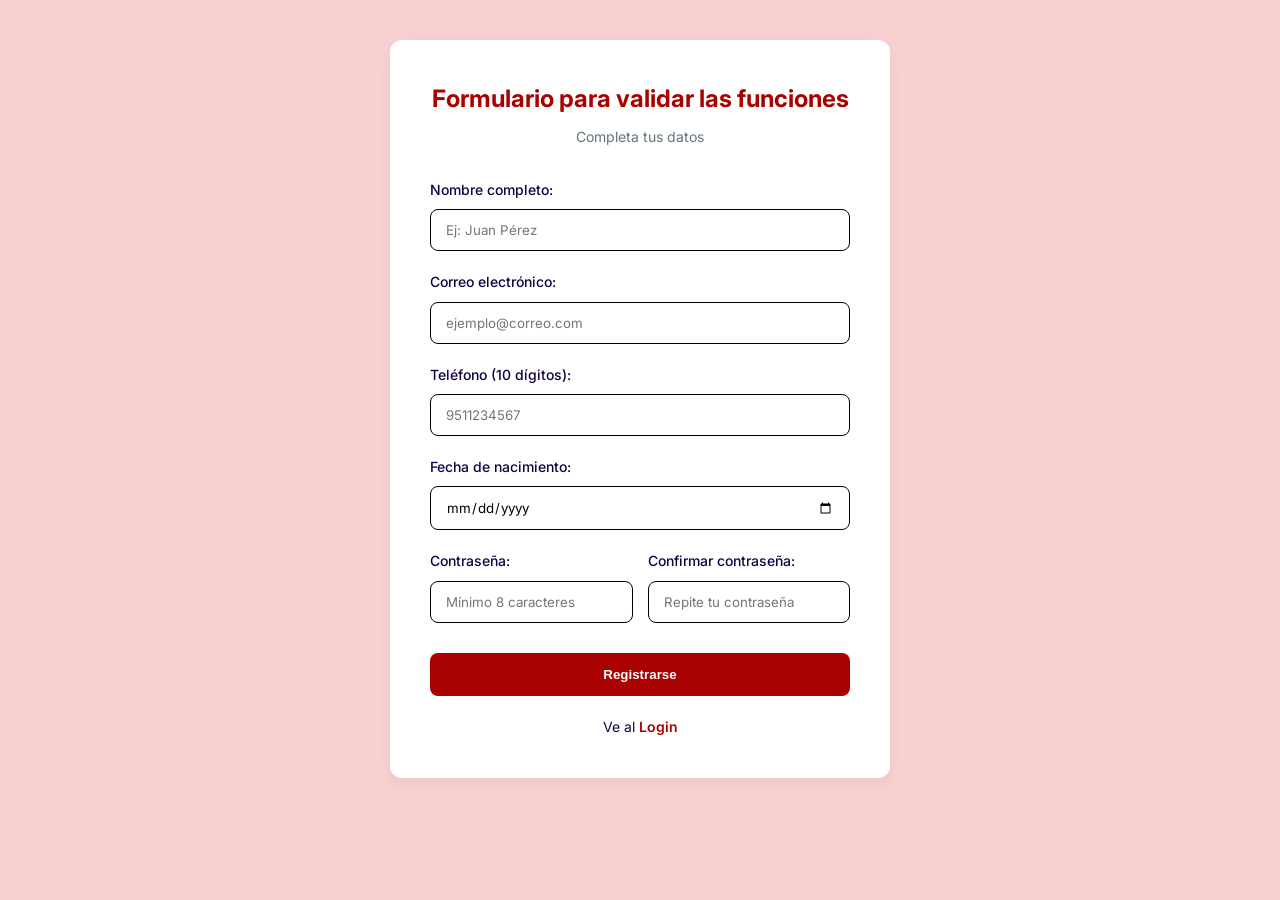
<file: index.html>
<!DOCTYPE html>
<html lang="es">
<head>
    <meta charset="UTF-8">
    <meta name="viewport" content="width=device-width, initial-scale=1.0">
    <title>Formulario de Registro</title>
    <link rel="stylesheet" href="css/styles.css">
    <link href="https://fonts.googleapis.com/css2?family=Inter:wght@400;500;600&display=swap" rel="stylesheet">
</head>
<body>
    <div class="contenedor-formulario">
        <h1>Formulario para validar las funciones</h1>
        <p class="subtitulo">Completa tus datos</p>

        <form id="formularioRegistro" onsubmit="procesarRegistro(event)">
            
            <div class="grupo-formulario">
                <label for="nombre">Nombre completo:</label>
                <input type="text" id="nombre" placeholder="Ej: Juan Pérez">
            </div>

            <div class="grupo-formulario">
                <label for="correo">Correo electrónico:</label>
                <input type="text" id="correo" placeholder="ejemplo@correo.com">
            </div>

            <div class="grupo-formulario">
                <label for="telefono">Teléfono (10 dígitos):</label>
                <input type="number" id="telefono" placeholder="9511234567" maxlength="10" onblur="aplicarFormatoTelefono()">
            </div>

            <div class="grupo-formulario">
                <label for="fechaNacimiento">Fecha de nacimiento:</label>
                <input type="date" id="fechaNacimiento">
            </div>

            <div class="grupo-doble">
                <div class="grupo-formulario">
                    <label for="password">Contraseña:</label>
                    <input type="password" id="password" placeholder="Mínimo 8 caracteres">
                </div>
                <div class="grupo-formulario">
                    <label for="confirmarPassword">Confirmar contraseña:</label>
                    <input type="password" id="confirmarPassword" placeholder="Repite tu contraseña">
                </div>
            </div>

            <button type="submit" class="boton-enviar">Registrarse</button>
        </form>

        <p class="enlace-login">Ve al <a href="login.html">Login</a></p>
    </div>

    <div id="ventanaModal" class="modal">
        <div class="contenido-modal">
            <h2>Validación de Edad</h2>
            <p id="mensajeEdad"></p>
            <button type="button" class="boton-cerrar" onclick="cerrarModal()">Entendido</button>
        </div>
    </div>

    <script src="js/utileria.js"></script>

    <script src="js/index.js"></script>
        
    
</body>
</html>
</file>
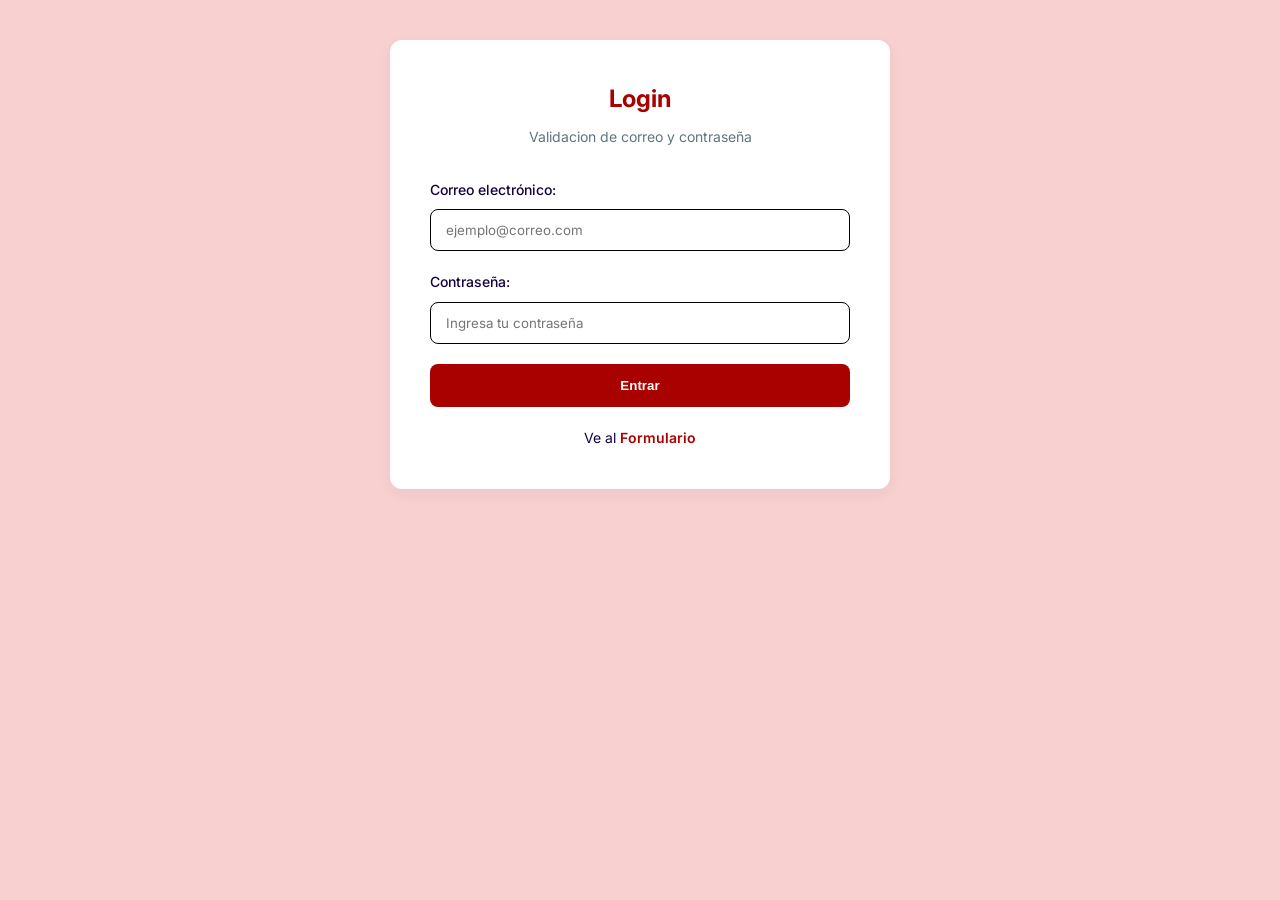
<file: login.html>
<!DOCTYPE html>
<html lang="es">
<head>
    <meta charset="UTF-8">
    <meta name="viewport" content="width=device-width, initial-scale=1.0">
    <title>Login</title>
    <link rel="stylesheet" href="css/styles.css">
    <link href="https://fonts.googleapis.com/css2?family=Inter:wght@400;500;600&display=swap" rel="stylesheet">
</head>
<body>

    <div class="contenedor-formulario">
        <h1>Login</h1>
        <p class="subtitulo">Validacion de correo y contraseña</p>

        <form id="formularioLogin" onsubmit="procesarLogin(event)">
            
            <div class="grupo-formulario">
                <label for="correoLogin">Correo electrónico:</label>
                <input type="text" id="correoLogin" placeholder="ejemplo@correo.com">
            </div>

            <div class="grupo-formulario">
                <label for="passwordLogin">Contraseña:</label>
                <input type="password" id="passwordLogin" placeholder="Ingresa tu contraseña">
            </div>

            <button type="submit" class="boton-enviar">Entrar</button>
        </form>

        <p class="enlace-login">Ve al <a href="index.html">Formulario</a></p>
    </div>

    <script src="js/utileria.js"></script>
    
    <script src="js/login.js"></script>
</body>
</html>
</file>
<file: css/styles.css>
:root {
    --color-primario: #a90000;
    --color-secundario: #be276d;
    --color-fondo: #f8d0d0;
    --color-texto: #140040;
    --color-borde: #000000;
}

* {
    margin: 0;
    padding: 0;
    box-sizing: border-box;
}

body {
    font-family: 'Inter', sans-serif;
    background-color: var(--color-fondo);
    color: var(--color-texto);
    line-height: 1.6;
    padding: 40px 20px;
}

.contenedor-formulario {
    max-width: 500px;
    margin: auto;
    background: white;
    padding: 40px;
    border-radius: 12px;
    box-shadow: 0 5px 15px rgba(0, 0, 0, 0.05);
}

h1 {
    font-size: 24px;
    color: var(--color-primario);
    margin-bottom: 8px;
    text-align: center;
}

.subtitulo {
    color: #60757D;
    margin-bottom: 30px;
    text-align: center;
    font-size: 14px;
}

.grupo-formulario {
    margin-bottom: 20px;
}

label {
    display: block;
    margin-bottom: 8px;
    font-weight: 500;
    font-size: 14px;
}

input {
    width: 100%;
    padding: 12px 15px;
    border: 1px solid var(--color-borde);
    border-radius: 8px;
    transition: all 0.3s;
    font-family: 'Inter', sans-serif;
}

input:focus {
    border-color: var(--color-secundario);
    outline: none;
    box-shadow: 0 0 3px rgba(190, 39, 109, 0.3);
}

/* Distribución en dos columnas para contraseñas */
.grupo-doble {
    display: grid;
    grid-template-columns: 1fr 1fr;
    gap: 15px;
}

.boton-enviar, .boton-cerrar {
    background-color: var(--color-primario);
    color: white;
    border: none;
    width: 100%;
    padding: 14px 24px;
    border-radius: 8px;
    font-weight: 600;
    cursor: pointer;
    transition: background 0.3s;
    display: block;
    margin-top: 10px;
}

.boton-enviar:hover, .boton-cerrar:hover {
    background-color: #3d2700;
}

.enlace-login {
    text-align: center;
    margin-top: 20px;
    font-size: 14px;
}

.enlace-login a {
    color: var(--color-primario);
    text-decoration: none;
    font-weight: 600;
}

.enlace-login a:hover {
    text-decoration: underline;
}

/*VENTANA MODAL*/
.modal {
    display: none; /* Oculta por defecto*/
    position: fixed;
    top: 0;
    left: 0;
    width: 100%;
    height: 100%;
    background-color: rgba(0, 0, 0, 0.6); 
    justify-content: center;
    align-items: center;
    z-index: 1000; 
}

.contenido-modal {
    background-color: white;
    padding: 30px;
    border-radius: 12px;
    width: 90%;
    max-width: 400px;
    text-align: center;
    box-shadow: 0 10px 25px rgba(0, 0, 0, 0.2);
}

.contenido-modal h2 {
    color: var(--color-primario);
    margin-bottom: 15px;
}

.contenido-modal p {
    margin-bottom: 25px;
    color: var(--color-texto);
}

@media (max-width: 600px) {
    /* Quitamos el padding excesivo del body para aprovechar espacio en celular */
    body {
        padding: 20px 15px;
    }

    /* Rompemos las dos columnas para que las contraseñas queden una debajo de la otra */
    .grupo-doble {
        grid-template-columns: 1fr; 
        gap: 0;
    }
}
</file>
